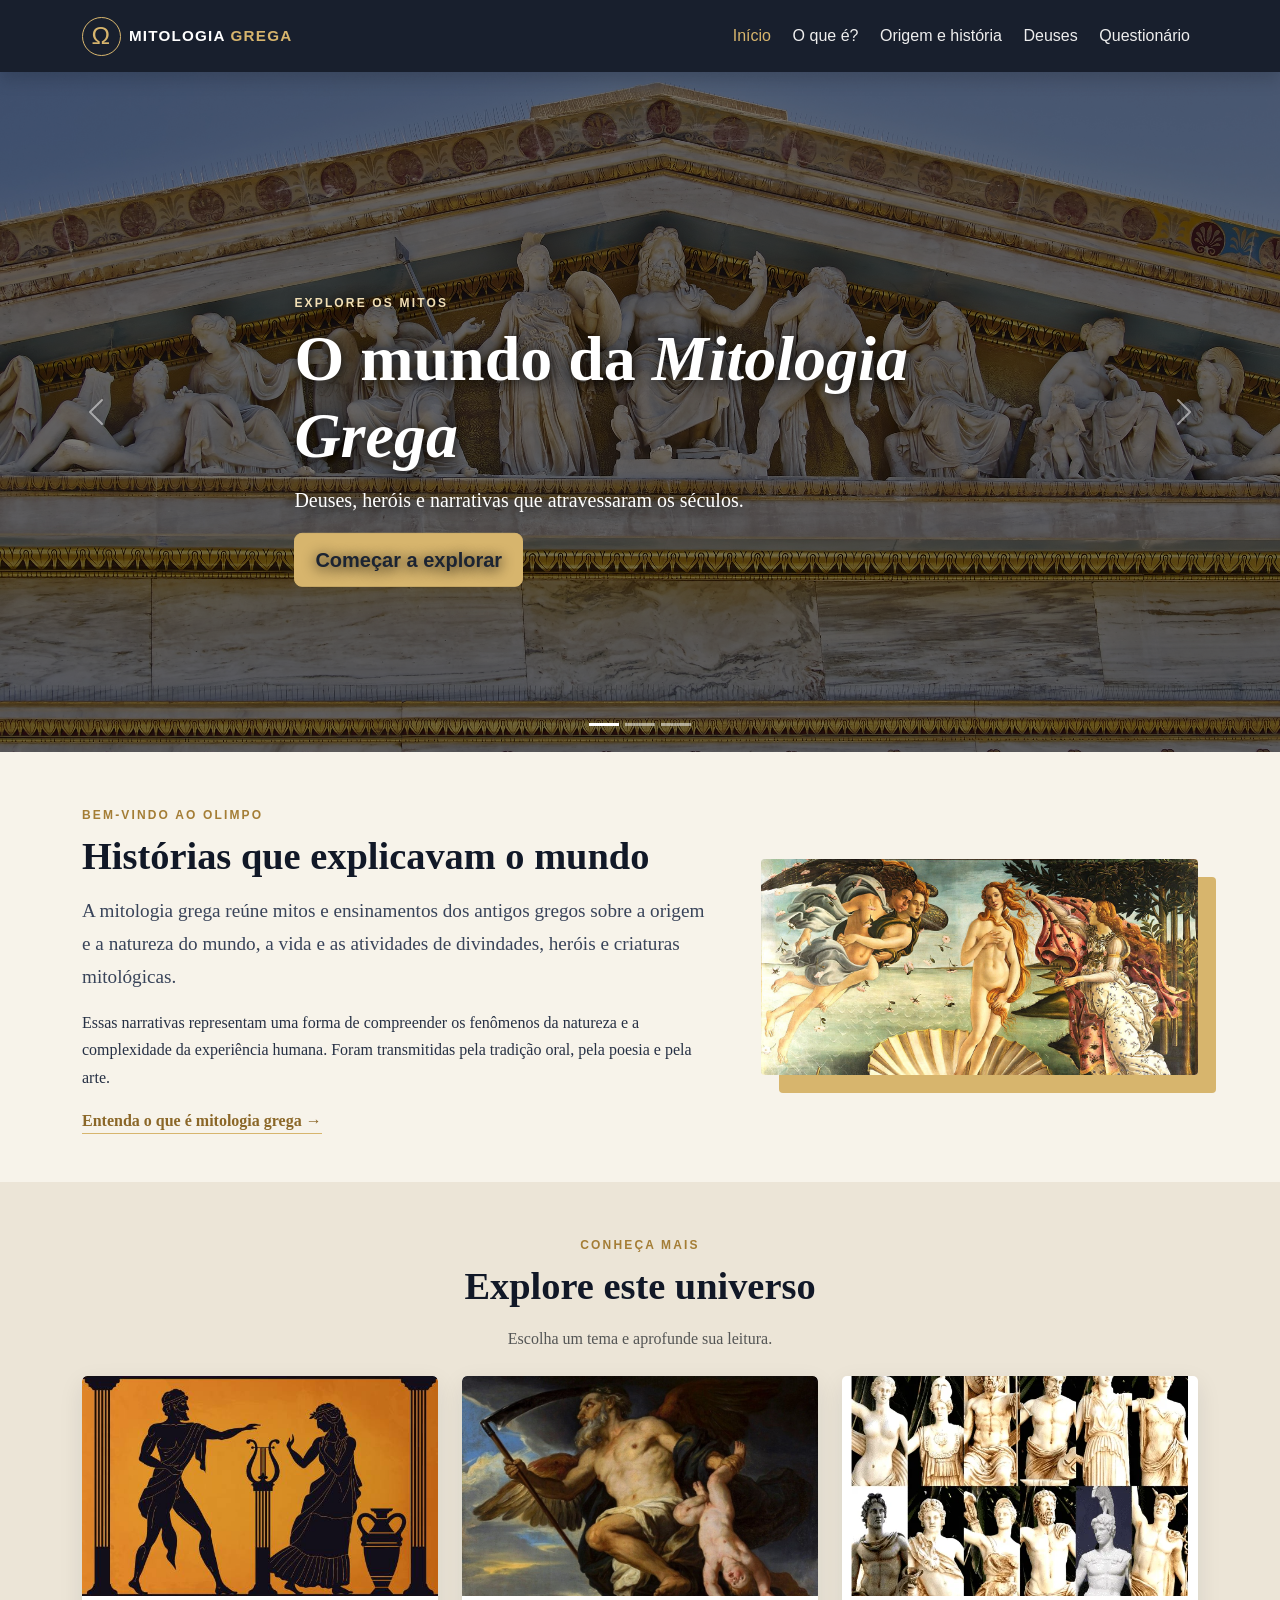
<file: index.html>
<!DOCTYPE html>
<html lang="pt-br"><head><meta charset="UTF-8"><meta name="viewport" content="width=device-width, initial-scale=1.0"><meta http-equiv="refresh" content="0; url=html/index.html"><title>Mitologia Grega</title></head><body><p><a href="html/index.html">Abrir o site Mitologia Grega</a></p></body></html>
</file>
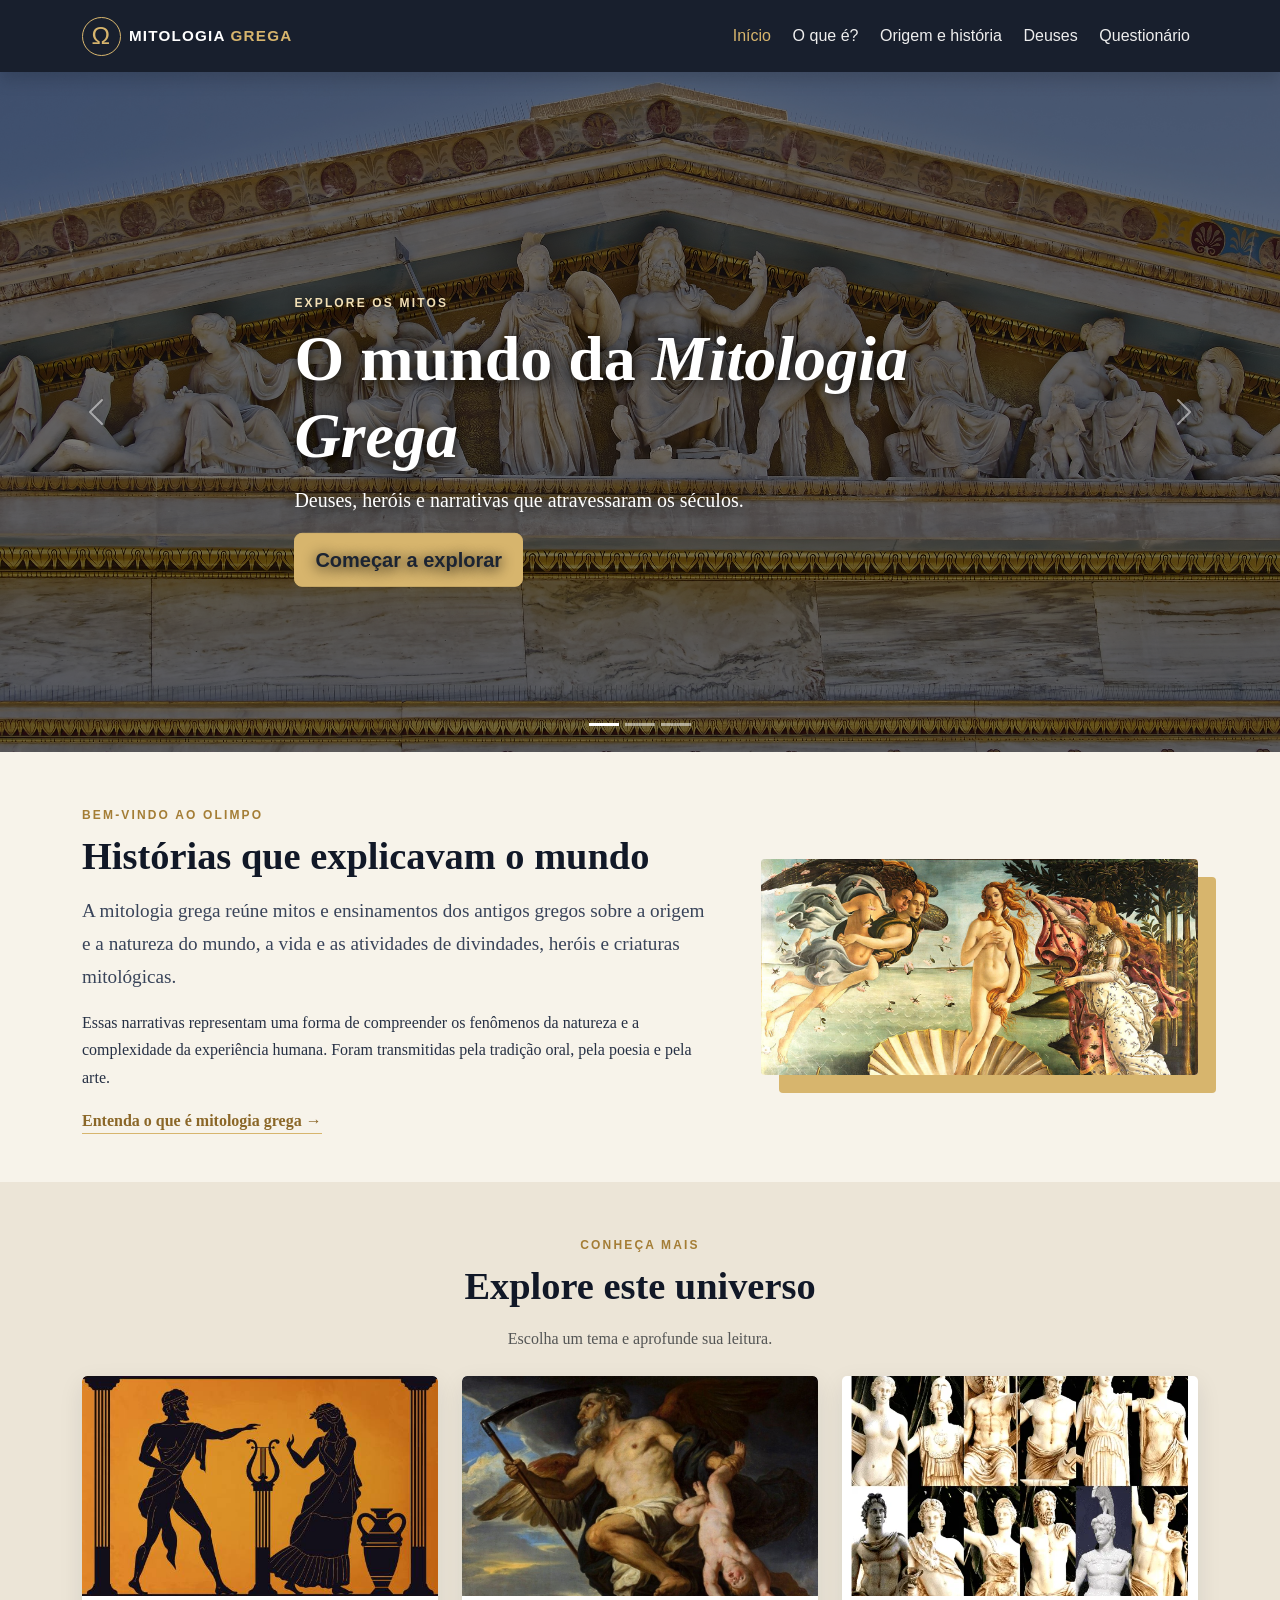
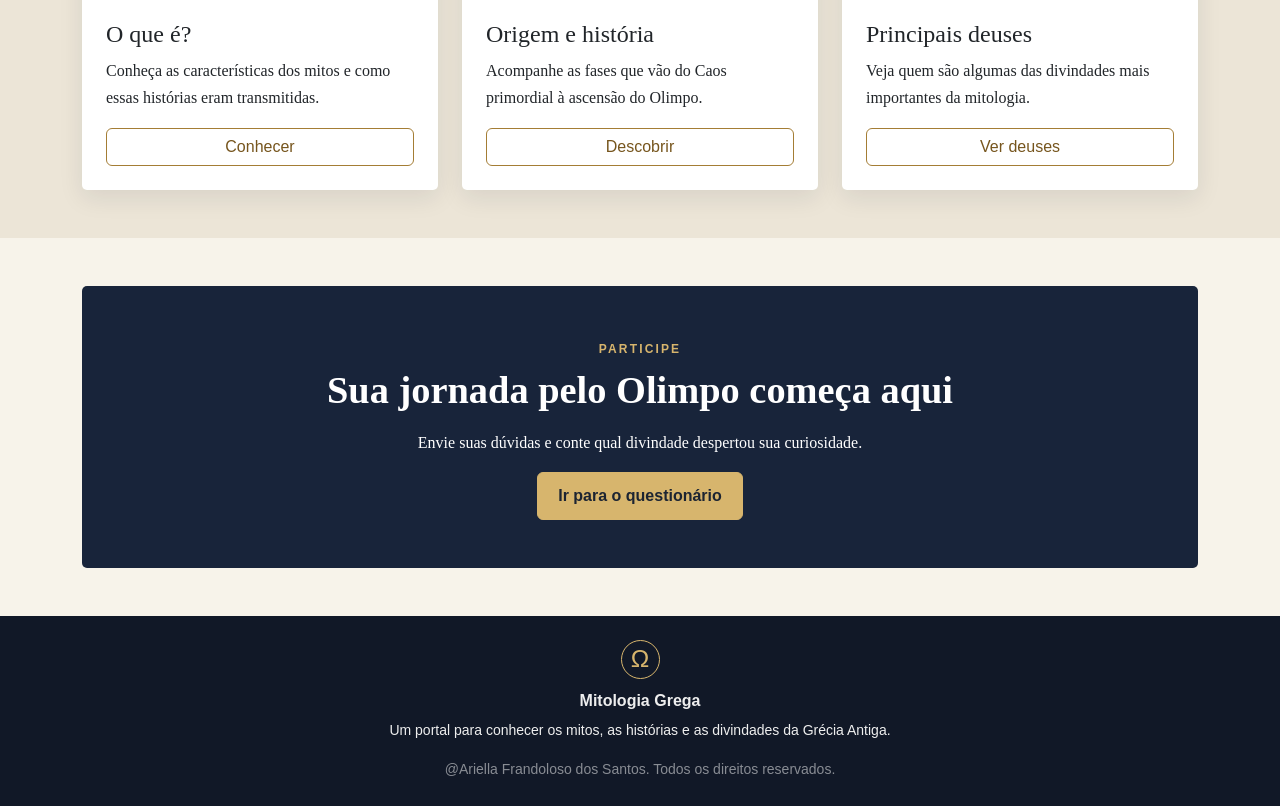
<file: html/index.html>
<!DOCTYPE html>
<html lang="pt-br">
<head>
  <meta charset="UTF-8">
  <meta name="viewport" content="width=device-width, initial-scale=1.0">
  <meta name="description" content="Conheça a mitologia grega, sua origem, seus deuses e suas narrativas.">
  <title>Início | Mitologia Grega</title>
  <link href="../css/bootstrap.min.css" rel="stylesheet">
  <!-- Estilos personalizados do projeto -->
  <link href="../css/mitologia.css" rel="stylesheet">
</head>
<body>
<!-- Menu de navegação responsivo do Bootstrap -->
<nav class="navbar navbar-expand-lg navbar-dark fixed-top nav-mitologia shadow">
  <div class="container">
    <a class="navbar-brand d-flex align-items-center gap-2" href="index.html">
      <span class="logo-marca">Ω</span><span class="fw-bold">MITOLOGIA <span class="marca-destaque">GREGA</span></span>
    </a>
    <button class="navbar-toggler" type="button" data-bs-toggle="collapse" data-bs-target="#menuPrincipal" aria-controls="menuPrincipal" aria-expanded="false" aria-label="Abrir menu"><span class="navbar-toggler-icon"></span></button>
    <div class="collapse navbar-collapse" id="menuPrincipal">
      <ul class="navbar-nav ms-auto mb-2 mb-lg-0 align-items-lg-center">
        <li class="nav-item"><a class="nav-link active" href="index.html" aria-current="page">Início</a></li>
        <li class="nav-item"><a class="nav-link" href="oquee.html">O que é?</a></li>
        <li class="nav-item"><a class="nav-link" href="origem.html">Origem e história</a></li>
        <li class="nav-item"><a class="nav-link" href="deuses.html">Deuses</a></li>
        <li class="nav-item"><a class="nav-link" href="questionario.html">Questionário</a></li>
      </ul>
    </div>
  </div>
</nav>
<main>
  <!-- Banner principal em formato de carrossel Bootstrap -->
  <section id="carouselMitologia" class="carousel slide hero" data-bs-ride="carousel">
    <div class="carousel-indicators">
      <button type="button" data-bs-target="#carouselMitologia" data-bs-slide-to="0" class="active" aria-current="true" aria-label="Primeiro slide"></button>
      <button type="button" data-bs-target="#carouselMitologia" data-bs-slide-to="1" aria-label="Segundo slide"></button>
      <button type="button" data-bs-target="#carouselMitologia" data-bs-slide-to="2" aria-label="Terceiro slide"></button>
    </div>
    <div class="carousel-inner">
      <div class="carousel-item active">
        <img src="../img/gregos.jpg" class="d-block w-100 hero-img" alt="Representação da Grécia Antiga">
        <div class="carousel-caption text-start"><span class="etiqueta">Explore os mitos</span><h1 class="display-3 fw-bold">O mundo da <em>Mitologia Grega</em></h1><p class="lead">Deuses, heróis e narrativas que atravessaram os séculos.</p><a href="oquee.html" class="btn btn-dourado btn-lg">Começar a explorar</a></div>
      </div>
      <div class="carousel-item">
        <img src="../img/Zeus pintura.jpg" class="d-block w-100 hero-img" alt="Pintura representando Zeus">
        <div class="carousel-caption"><span class="etiqueta">Poder do Olimpo</span><h2 class="display-4 fw-bold">Conheça os deuses</h2><p class="lead">Divindades com poderes e personalidades humanas.</p><a href="deuses.html" class="btn btn-dourado btn-lg">Ver divindades</a></div>
      </div>
      <div class="carousel-item">
        <img src="../img/Caos.jpg" class="d-block w-100 hero-img" alt="Representação artística do Caos primordial">
        <div class="carousel-caption text-end"><span class="etiqueta">Do princípio de tudo</span><h2 class="display-4 fw-bold">Uma origem fascinante</h2><p class="lead">Da era primordial à ascensão dos deuses do Olimpo.</p><a href="origem.html" class="btn btn-dourado btn-lg">Descobrir a história</a></div>
      </div>
    </div>
    <button class="carousel-control-prev" type="button" data-bs-target="#carouselMitologia" data-bs-slide="prev"><span class="carousel-control-prev-icon" aria-hidden="true"></span><span class="visually-hidden">Anterior</span></button>
    <button class="carousel-control-next" type="button" data-bs-target="#carouselMitologia" data-bs-slide="next"><span class="carousel-control-next-icon" aria-hidden="true"></span><span class="visually-hidden">Próximo</span></button>
  </section>

  <!-- Container centraliza o conteúdo e mantém espaçamento responsivo -->
  <section class="container secao-intro py-5 reveal">
    <div class="row align-items-center g-5">
      <div class="col-lg-7">
        <span class="subtitulo">Bem-vindo ao Olimpo</span>
        <h2 class="titulo-secao">Histórias que explicavam o mundo</h2>
        <p class="texto-destaque">A mitologia grega reúne mitos e ensinamentos dos antigos gregos sobre a origem e a natureza do mundo, a vida e as atividades de divindades, heróis e criaturas mitológicas.</p>
        <p>Essas narrativas representam uma forma de compreender os fenômenos da natureza e a complexidade da experiência humana. Foram transmitidas pela tradição oral, pela poesia e pela arte.</p>
        <a href="oquee.html" class="link-dourado">Entenda o que é mitologia grega <span aria-hidden="true">→</span></a>
      </div>
      <div class="col-lg-5"><img src="../img/mitologia-grega-1.jpg" class="img-fluid imagem-editorial" alt="Imagem relacionada à mitologia grega"></div>
    </div>
  </section>

  <!-- Cards Bootstrap organizam os principais caminhos do site -->
  <section class="secao-cards py-5">
    <div class="container">
      <div class="text-center mb-4 reveal"><span class="subtitulo">Conheça mais</span><h2 class="titulo-secao">Explore este universo</h2><p class="text-muted">Escolha um tema e aprofunde sua leitura.</p></div>
      <div class="row g-4">
        <div class="col-md-4 reveal"><article class="card card-mito h-100"><img src="../img/mitologia.jpg" class="card-img-top" alt="Imagem sobre mitologia grega"><div class="card-body d-flex flex-column"><h3 class="h4 card-title">O que é?</h3><p class="card-text">Conheça as características dos mitos e como essas histórias eram transmitidas.</p><a href="oquee.html" class="btn btn-outline-dourado mt-auto">Conhecer</a></div></article></div>
        <div class="col-md-4 reveal"><article class="card card-mito h-100"><img src="../img/Cronos.jpg" class="card-img-top" alt="Representação de Cronos"><div class="card-body d-flex flex-column"><h3 class="h4 card-title">Origem e história</h3><p class="card-text">Acompanhe as fases que vão do Caos primordial à ascensão do Olimpo.</p><a href="origem.html" class="btn btn-outline-dourado mt-auto">Descobrir</a></div></article></div>
        <div class="col-md-4 reveal"><article class="card card-mito h-100"><img src="../img/deuses-gregos.webp" class="card-img-top" alt="Representação dos deuses gregos"><div class="card-body d-flex flex-column"><h3 class="h4 card-title">Principais deuses</h3><p class="card-text">Veja quem são algumas das divindades mais importantes da mitologia.</p><a href="deuses.html" class="btn btn-outline-dourado mt-auto">Ver deuses</a></div></article></div>
      </div>
    </div>
  </section>

  <!-- Chamada para o formulário; botão abre o modal do Bootstrap -->
  <section class="container py-5 text-center reveal"><div class="convite p-4 p-md-5"><span class="subtitulo">Participe</span><h2 class="titulo-secao">Sua jornada pelo Olimpo começa aqui</h2><p>Envie suas dúvidas e conte qual divindade despertou sua curiosidade.</p><a class="btn btn-dourado" href="questionario.html">Ir para o questionário</a></div></section>
</main>
<!-- Rodapé compartilhado pelas páginas -->
<footer class="rodape mt-auto">
  <div class="container text-center py-4">
    <div class="logo-marca mx-auto mb-2">Ω</div>
    <p class="mb-1 fw-semibold">Mitologia Grega</p>
    <p class="small mb-0">Um portal para conhecer os mitos, as histórias e as divindades da Grécia Antiga.</p>
    <p class="small mt-3 mb-0 text-white-50">@Ariella Frandoloso dos Santos. Todos os direitos reservados.</p>
  </div>
</footer>
<script src="../js/bootstrap.bundle.min.js"></script>
<script src="../js/mitologia.js"></script>
</body>
</html>
</file>
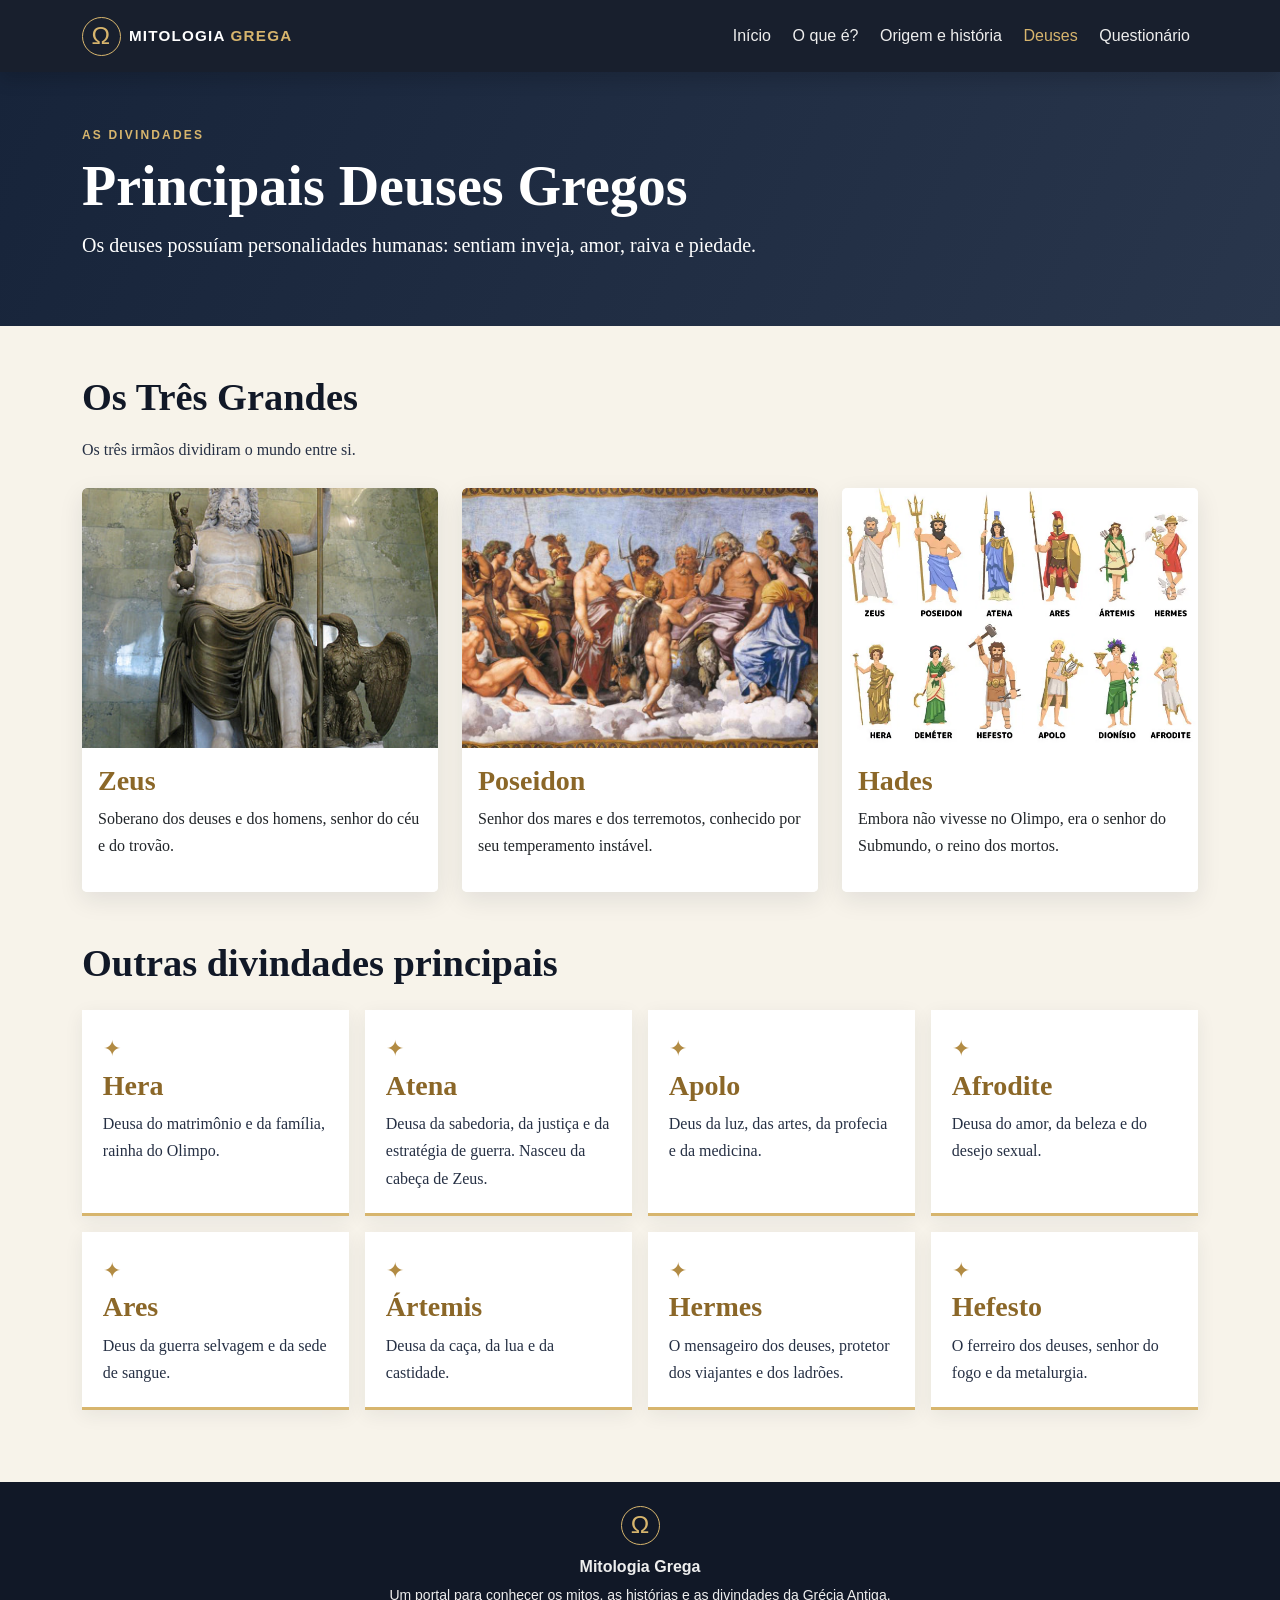
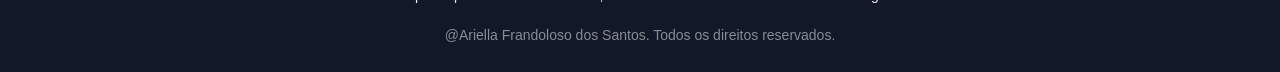
<file: html/deuses.html>
<!DOCTYPE html>
<html lang="pt-br">
<head>
  <meta charset="UTF-8">
  <meta name="viewport" content="width=device-width, initial-scale=1.0">
  <meta name="description" content="Conheça a mitologia grega, sua origem, seus deuses e suas narrativas.">
  <title>Principais Deuses | Mitologia Grega</title>
  <link href="../css/bootstrap.min.css" rel="stylesheet">
  <!-- Estilos personalizados do projeto -->
  <link href="../css/mitologia.css" rel="stylesheet">
</head>
<body>
<!-- Menu de navegação responsivo do Bootstrap -->
<nav class="navbar navbar-expand-lg navbar-dark fixed-top nav-mitologia shadow">
  <div class="container">
    <a class="navbar-brand d-flex align-items-center gap-2" href="index.html">
      <span class="logo-marca">Ω</span><span class="fw-bold">MITOLOGIA <span class="marca-destaque">GREGA</span></span>
    </a>
    <button class="navbar-toggler" type="button" data-bs-toggle="collapse" data-bs-target="#menuPrincipal" aria-controls="menuPrincipal" aria-expanded="false" aria-label="Abrir menu"><span class="navbar-toggler-icon"></span></button>
    <div class="collapse navbar-collapse" id="menuPrincipal">
      <ul class="navbar-nav ms-auto mb-2 mb-lg-0 align-items-lg-center">
        <li class="nav-item"><a class="nav-link" href="index.html">Início</a></li>
        <li class="nav-item"><a class="nav-link" href="oquee.html">O que é?</a></li>
        <li class="nav-item"><a class="nav-link" href="origem.html">Origem e história</a></li>
        <li class="nav-item"><a class="nav-link active" href="deuses.html" aria-current="page">Deuses</a></li>
        <li class="nav-item"><a class="nav-link" href="questionario.html">Questionário</a></li>
      </ul>
    </div>
  </div>
</nav>
<main class="pagina-interna"><section class="faixa-titulo"><div class="container py-5"><span class="subtitulo">As divindades</span><h1 class="display-4 fw-bold">Principais Deuses Gregos</h1><p class="lead col-lg-8">Os deuses possuíam personalidades humanas: sentiam inveja, amor, raiva e piedade.</p></div></section>
<section class="container py-5"><div class="reveal mb-4"><h2 class="titulo-secao">Os Três Grandes</h2><p>Os três irmãos dividiram o mundo entre si.</p></div><div class="row g-4">
<div class="col-md-4 reveal"><article class="card card-deus h-100"><img src="../img/Estatua de Zeus.jpg" class="card-img-top" alt="Estátua de Zeus"><div class="card-body"><h3>Zeus</h3><p>Soberano dos deuses e dos homens, senhor do céu e do trovão.</p></div></article></div>
<div class="col-md-4 reveal"><article class="card card-deus h-100"><img src="../img/Mitologia-Grega.jpg" class="card-img-top" alt="Imagem mitológica grega"><div class="card-body"><h3>Poseidon</h3><p>Senhor dos mares e dos terremotos, conhecido por seu temperamento instável.</p></div></article></div>
<div class="col-md-4 reveal"><article class="card card-deus h-100"><img src="../img/deuses.webp" class="card-img-top" alt="Representação de divindades gregas"><div class="card-body"><h3>Hades</h3><p>Embora não vivesse no Olimpo, era o senhor do Submundo, o reino dos mortos.</p></div></article></div>
</div><h2 class="titulo-secao mt-5 mb-4 reveal">Outras divindades principais</h2><div class="row g-3">
<div class="col-sm-6 col-lg-3 reveal"><div class="bloco-deus h-100"><span class="simbolo-deus">✦</span><h3>Hera</h3><p>Deusa do matrimônio e da família, rainha do Olimpo.</p></div></div>
<div class="col-sm-6 col-lg-3 reveal"><div class="bloco-deus h-100"><span class="simbolo-deus">✦</span><h3>Atena</h3><p>Deusa da sabedoria, da justiça e da estratégia de guerra. Nasceu da cabeça de Zeus.</p></div></div>
<div class="col-sm-6 col-lg-3 reveal"><div class="bloco-deus h-100"><span class="simbolo-deus">✦</span><h3>Apolo</h3><p>Deus da luz, das artes, da profecia e da medicina.</p></div></div>
<div class="col-sm-6 col-lg-3 reveal"><div class="bloco-deus h-100"><span class="simbolo-deus">✦</span><h3>Afrodite</h3><p>Deusa do amor, da beleza e do desejo sexual.</p></div></div>
<div class="col-sm-6 col-lg-3 reveal"><div class="bloco-deus h-100"><span class="simbolo-deus">✦</span><h3>Ares</h3><p>Deus da guerra selvagem e da sede de sangue.</p></div></div>
<div class="col-sm-6 col-lg-3 reveal"><div class="bloco-deus h-100"><span class="simbolo-deus">✦</span><h3>Ártemis</h3><p>Deusa da caça, da lua e da castidade.</p></div></div>
<div class="col-sm-6 col-lg-3 reveal"><div class="bloco-deus h-100"><span class="simbolo-deus">✦</span><h3>Hermes</h3><p>O mensageiro dos deuses, protetor dos viajantes e dos ladrões.</p></div></div>
<div class="col-sm-6 col-lg-3 reveal"><div class="bloco-deus h-100"><span class="simbolo-deus">✦</span><h3>Hefesto</h3><p>O ferreiro dos deuses, senhor do fogo e da metalurgia.</p></div></div>
</div><p class="small text-muted mt-4"></p></section></main>
<!-- Rodapé compartilhado pelas páginas -->
<footer class="rodape mt-auto">
  <div class="container text-center py-4">
    <div class="logo-marca mx-auto mb-2">Ω</div>
    <p class="mb-1 fw-semibold">Mitologia Grega</p>
    <p class="small mb-0">Um portal para conhecer os mitos, as histórias e as divindades da Grécia Antiga.</p>
    <p class="small mt-3 mb-0 text-white-50">@Ariella Frandoloso dos Santos. Todos os direitos reservados.</p>
  </div>
</footer>
<script src="../js/bootstrap.bundle.min.js"></script>
<script src="../js/mitologia.js"></script>
</body>
</html>
</file>
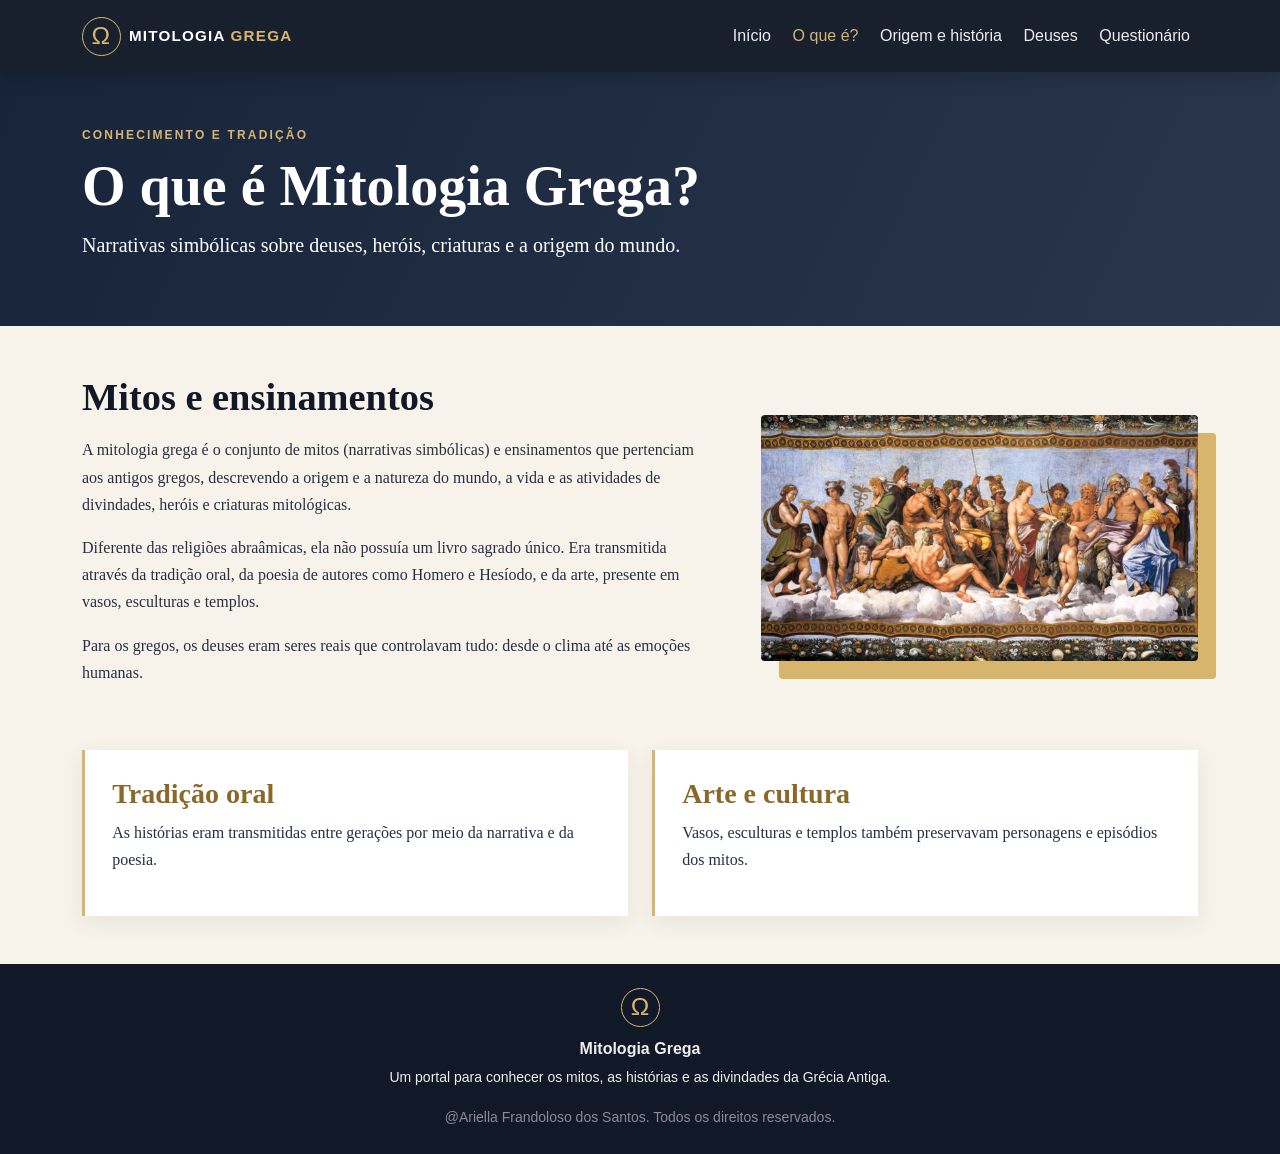
<file: html/oquee.html>
<!DOCTYPE html>
<html lang="pt-br">
<head>
  <meta charset="UTF-8">
  <meta name="viewport" content="width=device-width, initial-scale=1.0">
  <meta name="description" content="Conheça a mitologia grega, sua origem, seus deuses e suas narrativas.">
  <title>O que é? | Mitologia Grega</title>
  <link href="../css/bootstrap.min.css" rel="stylesheet">
  <!-- Estilos personalizados do projeto -->
  <link href="../css/mitologia.css" rel="stylesheet">
</head>
<body>
<!-- Menu de navegação responsivo do Bootstrap -->
<nav class="navbar navbar-expand-lg navbar-dark fixed-top nav-mitologia shadow">
  <div class="container">
    <a class="navbar-brand d-flex align-items-center gap-2" href="index.html">
      <span class="logo-marca">Ω</span><span class="fw-bold">MITOLOGIA <span class="marca-destaque">GREGA</span></span>
    </a>
    <button class="navbar-toggler" type="button" data-bs-toggle="collapse" data-bs-target="#menuPrincipal" aria-controls="menuPrincipal" aria-expanded="false" aria-label="Abrir menu"><span class="navbar-toggler-icon"></span></button>
    <div class="collapse navbar-collapse" id="menuPrincipal">
      <ul class="navbar-nav ms-auto mb-2 mb-lg-0 align-items-lg-center">
        <li class="nav-item"><a class="nav-link" href="index.html">Início</a></li>
        <li class="nav-item"><a class="nav-link active" href="oquee.html" aria-current="page">O que é?</a></li>
        <li class="nav-item"><a class="nav-link" href="origem.html">Origem e história</a></li>
        <li class="nav-item"><a class="nav-link" href="deuses.html">Deuses</a></li>
        <li class="nav-item"><a class="nav-link" href="questionario.html">Questionário</a></li>
      </ul>
    </div>
  </div>
</nav>
<main class="pagina-interna">
  <section class="faixa-titulo"><div class="container py-5"><span class="subtitulo">Conhecimento e tradição</span><h1 class="display-4 fw-bold">O que é Mitologia Grega?</h1><p class="lead col-lg-8">Narrativas simbólicas sobre deuses, heróis, criaturas e a origem do mundo.</p></div></section>
  <section class="container py-5"><div class="row g-5 align-items-center reveal"><div class="col-lg-7"><h2 class="titulo-secao">Mitos e ensinamentos</h2><p>A mitologia grega é o conjunto de mitos (narrativas simbólicas) e ensinamentos que pertenciam aos antigos gregos, descrevendo a origem e a natureza do mundo, a vida e as atividades de divindades, heróis e criaturas mitológicas.</p><p>Diferente das religiões abraâmicas, ela não possuía um livro sagrado único. Era transmitida através da tradição oral, da poesia de autores como Homero e Hesíodo, e da arte, presente em vasos, esculturas e templos.</p><p>Para os gregos, os deuses eram seres reais que controlavam tudo: desde o clima até as emoções humanas.</p></div><div class="col-lg-5"><img src="../img/gregos imagem.jpeg" class="img-fluid imagem-editorial" alt="Imagem relacionada aos antigos gregos"></div></div>
  <div class="row g-4 mt-4"><div class="col-md-6 reveal"><div class="bloco-info h-100"><h3>Tradição oral</h3><p>As histórias eram transmitidas entre gerações por meio da narrativa e da poesia.</p></div></div><div class="col-md-6 reveal"><div class="bloco-info h-100"><h3>Arte e cultura</h3><p>Vasos, esculturas e templos também preservavam personagens e episódios dos mitos.</p></div></div></div></section>
</main>
<!-- Rodapé compartilhado pelas páginas -->
<footer class="rodape mt-auto">
  <div class="container text-center py-4">
    <div class="logo-marca mx-auto mb-2">Ω</div>
    <p class="mb-1 fw-semibold">Mitologia Grega</p>
    <p class="small mb-0">Um portal para conhecer os mitos, as histórias e as divindades da Grécia Antiga.</p>
    <p class="small mt-3 mb-0 text-white-50">@Ariella Frandoloso dos Santos. Todos os direitos reservados.</p>
  </div>
</footer>
<script src="../js/bootstrap.bundle.min.js"></script>
<script src="../js/mitologia.js"></script>
</body>
</html>
</file>
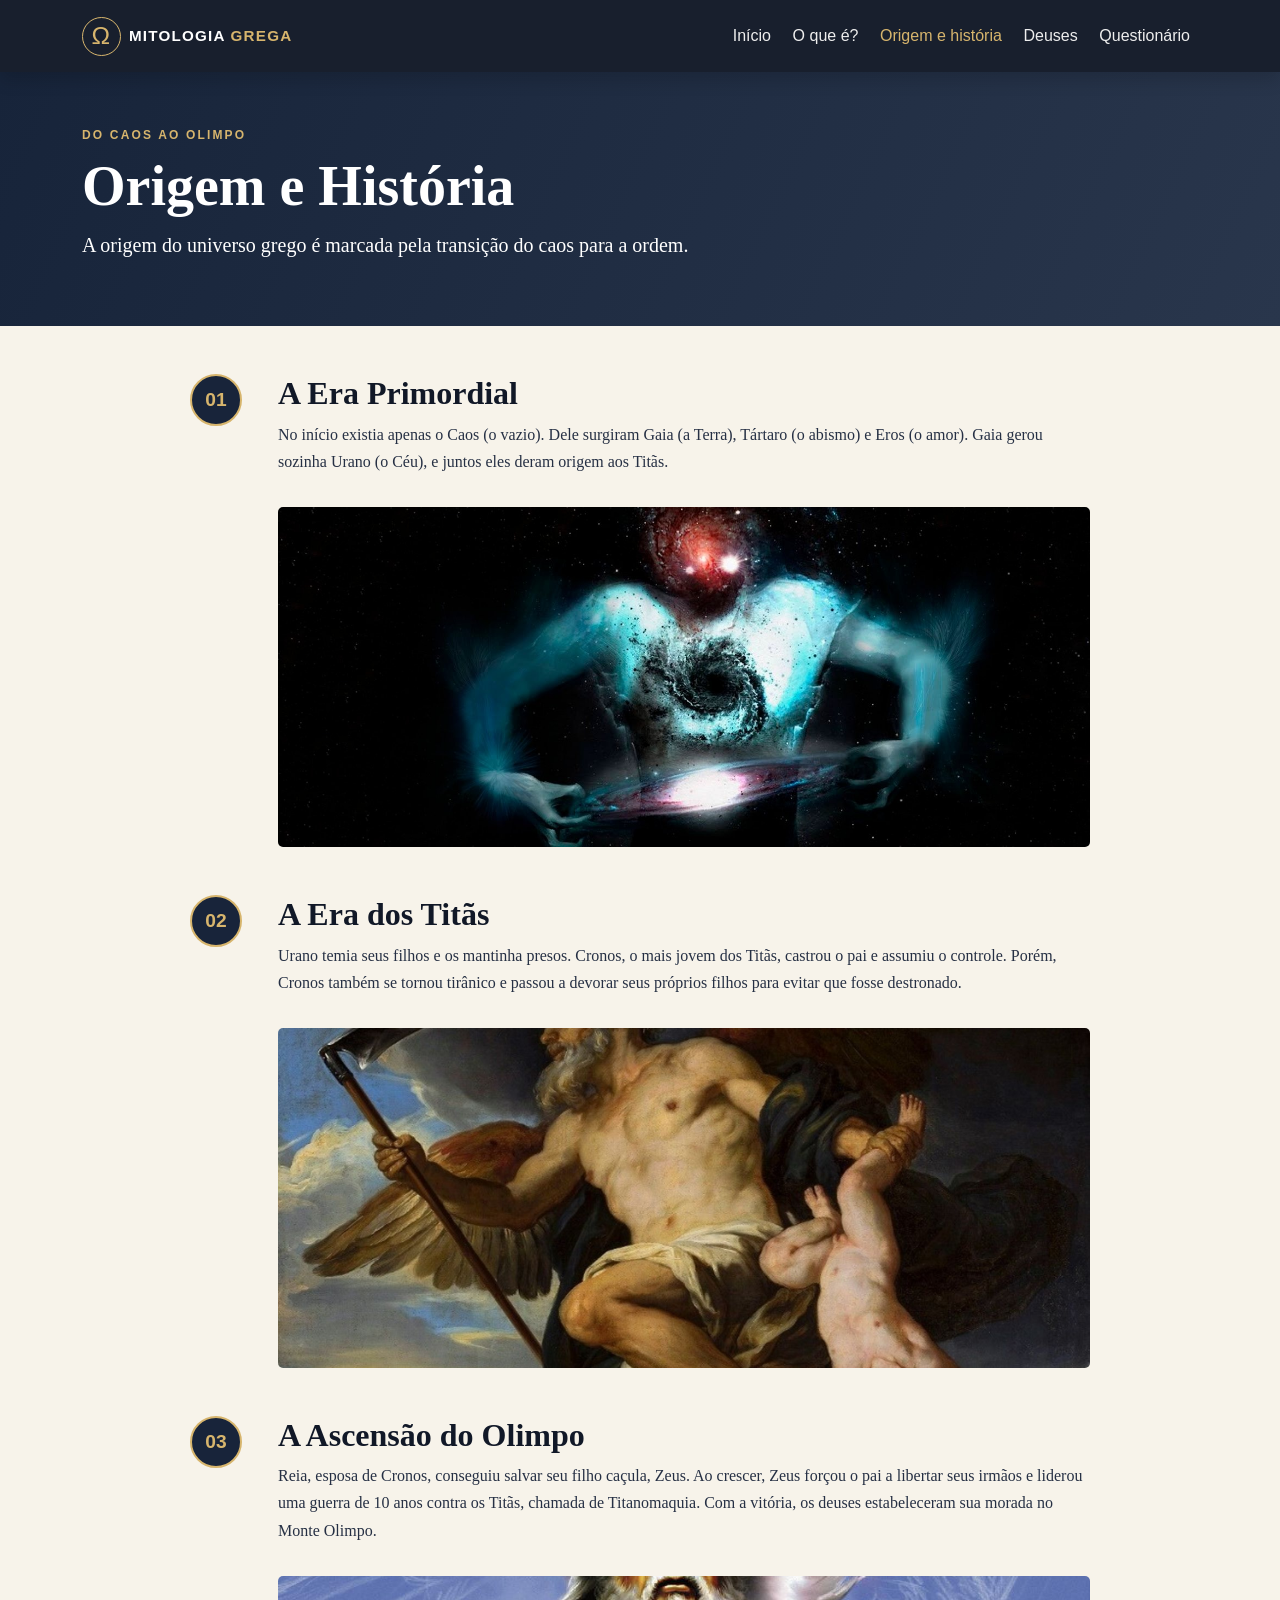
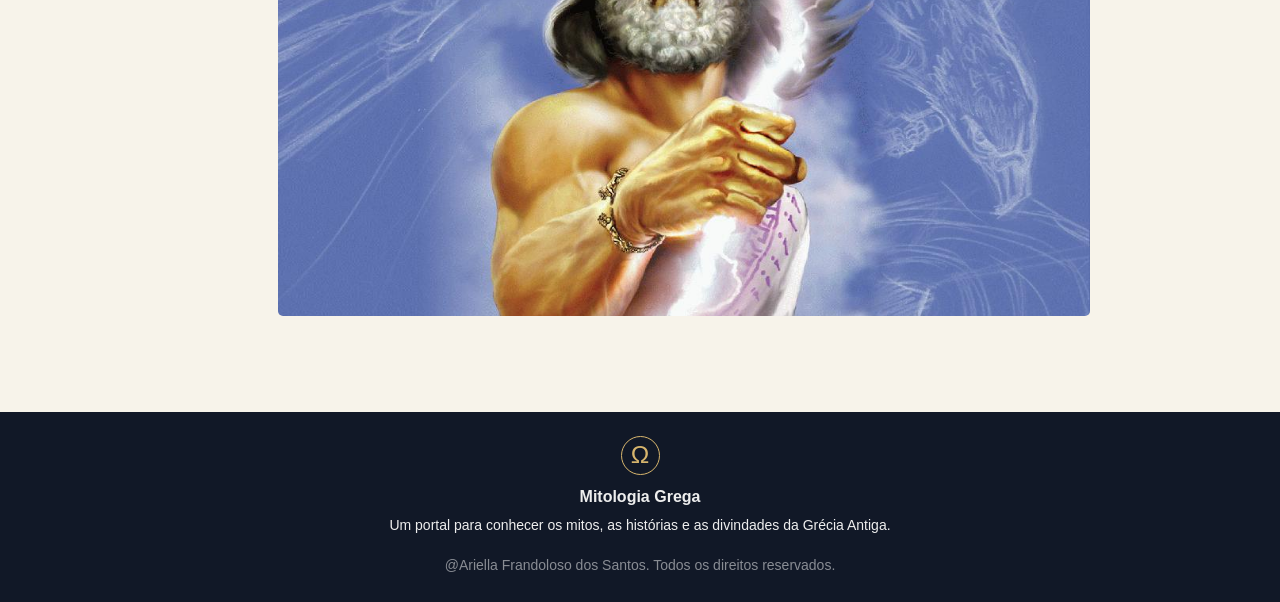
<file: html/origem.html>
<!DOCTYPE html>
<html lang="pt-br">
<head>
  <meta charset="UTF-8">
  <meta name="viewport" content="width=device-width, initial-scale=1.0">
  <meta name="description" content="Conheça a mitologia grega, sua origem, seus deuses e suas narrativas.">
  <title>Origem e História | Mitologia Grega</title>
  <link href="../css/bootstrap.min.css" rel="stylesheet">
  <!-- Estilos personalizados do projeto -->
  <link href="../css/mitologia.css" rel="stylesheet">
</head>
<body>
<!-- Menu de navegação responsivo do Bootstrap -->
<nav class="navbar navbar-expand-lg navbar-dark fixed-top nav-mitologia shadow">
  <div class="container">
    <a class="navbar-brand d-flex align-items-center gap-2" href="index.html">
      <span class="logo-marca">Ω</span><span class="fw-bold">MITOLOGIA <span class="marca-destaque">GREGA</span></span>
    </a>
    <button class="navbar-toggler" type="button" data-bs-toggle="collapse" data-bs-target="#menuPrincipal" aria-controls="menuPrincipal" aria-expanded="false" aria-label="Abrir menu"><span class="navbar-toggler-icon"></span></button>
    <div class="collapse navbar-collapse" id="menuPrincipal">
      <ul class="navbar-nav ms-auto mb-2 mb-lg-0 align-items-lg-center">
        <li class="nav-item"><a class="nav-link" href="index.html">Início</a></li>
        <li class="nav-item"><a class="nav-link" href="oquee.html">O que é?</a></li>
        <li class="nav-item"><a class="nav-link active" href="origem.html" aria-current="page">Origem e história</a></li>
        <li class="nav-item"><a class="nav-link" href="deuses.html">Deuses</a></li>
        <li class="nav-item"><a class="nav-link" href="questionario.html">Questionário</a></li>
      </ul>
    </div>
  </div>
</nav>
<main class="pagina-interna"><section class="faixa-titulo"><div class="container py-5"><span class="subtitulo">Do Caos ao Olimpo</span><h1 class="display-4 fw-bold">Origem e História</h1><p class="lead">A origem do universo grego é marcada pela transição do caos para a ordem.</p></div></section>
<section class="container py-5"><div class="timeline">
  <article class="linha-tempo reveal"><div class="numero-tempo">01</div><div><h2>A Era Primordial</h2><p>No início existia apenas o Caos (o vazio). Dele surgiram Gaia (a Terra), Tártaro (o abismo) e Eros (o amor). Gaia gerou sozinha Urano (o Céu), e juntos eles deram origem aos Titãs.</p><img src="../img/Caos.jpg" class="img-fluid imagem-tempo" alt="Representação do Caos primordial"></div></article>
  <article class="linha-tempo reveal"><div class="numero-tempo">02</div><div><h2>A Era dos Titãs</h2><p>Urano temia seus filhos e os mantinha presos. Cronos, o mais jovem dos Titãs, castrou o pai e assumiu o controle. Porém, Cronos também se tornou tirânico e passou a devorar seus próprios filhos para evitar que fosse destronado.</p><img src="../img/Cronos.jpg" class="img-fluid imagem-tempo" alt="Representação de Cronos"></div></article>
  <article class="linha-tempo reveal"><div class="numero-tempo">03</div><div><h2>A Ascensão do Olimpo</h2><p>Reia, esposa de Cronos, conseguiu salvar seu filho caçula, Zeus. Ao crescer, Zeus forçou o pai a libertar seus irmãos e liderou uma guerra de 10 anos contra os Titãs, chamada de Titanomaquia. Com a vitória, os deuses estabeleceram sua morada no Monte Olimpo.</p><img src="../img/Zeus pintura.jpg" class="img-fluid imagem-tempo" alt="Pintura representando Zeus"></div></article>
</div></section></main>
<!-- Rodapé compartilhado pelas páginas -->
<footer class="rodape mt-auto">
  <div class="container text-center py-4">
    <div class="logo-marca mx-auto mb-2">Ω</div>
    <p class="mb-1 fw-semibold">Mitologia Grega</p>
    <p class="small mb-0">Um portal para conhecer os mitos, as histórias e as divindades da Grécia Antiga.</p>
    <p class="small mt-3 mb-0 text-white-50">@Ariella Frandoloso dos Santos. Todos os direitos reservados.</p>
  </div>
</footer>
<script src="../js/bootstrap.bundle.min.js"></script>
<script src="../js/mitologia.js"></script>
</body>
</html>
</file>
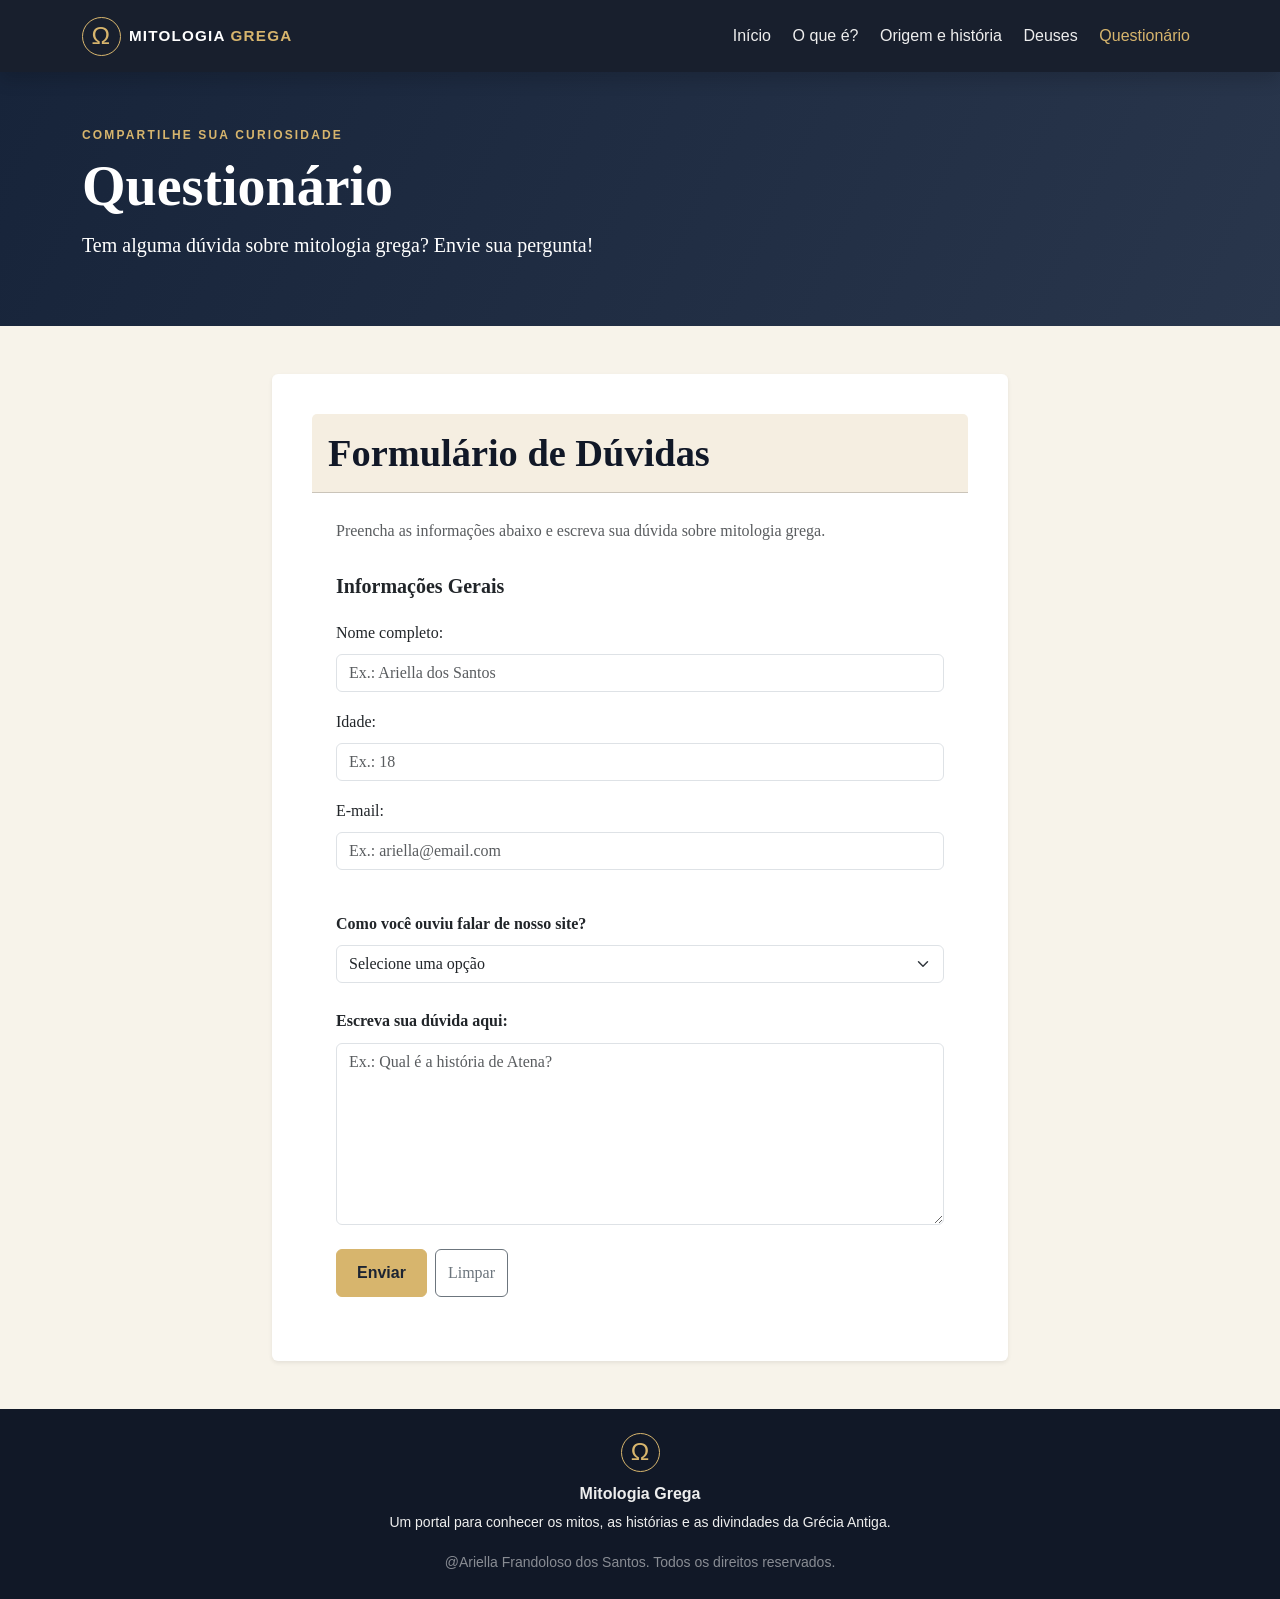
<file: html/questionario.html>
<!DOCTYPE html>
<html lang="pt-BR">
<head>
  <meta charset="UTF-8">
  <meta name="viewport" content="width=device-width, initial-scale=1">
  <meta name="description" content="Envie suas dúvidas sobre mitologia grega.">
  <title>Questionário | Mitologia Grega</title>
  <link href="../css/bootstrap.min.css" rel="stylesheet">
  <link href="../css/mitologia.css" rel="stylesheet">
</head>
<body>
<!-- Menu de navegação: os links continuam abrindo as páginas separadas do projeto -->
<nav class="navbar navbar-expand-lg navbar-dark fixed-top nav-mitologia shadow">
  <div class="container">
    <a class="navbar-brand d-flex align-items-center gap-2" href="index.html">
      <span class="logo-marca">Ω</span><span class="fw-bold">MITOLOGIA <span class="marca-destaque">GREGA</span></span>
    </a>
    <button class="navbar-toggler" type="button" data-bs-toggle="collapse" data-bs-target="#menuPrincipal" aria-controls="menuPrincipal" aria-expanded="false" aria-label="Abrir menu">
      <span class="navbar-toggler-icon"></span>
    </button>
    <div class="collapse navbar-collapse" id="menuPrincipal">
      <ul class="navbar-nav ms-auto mb-2 mb-lg-0 align-items-lg-center">
        <li class="nav-item"><a class="nav-link" href="index.html">Início</a></li>
        <li class="nav-item"><a class="nav-link" href="oquee.html">O que é?</a></li>
        <li class="nav-item"><a class="nav-link" href="origem.html">Origem e história</a></li>
        <li class="nav-item"><a class="nav-link" href="deuses.html">Deuses</a></li>
        <li class="nav-item"><a class="nav-link active" href="questionario.html" aria-current="page">Questionário</a></li>
      </ul>
    </div>
  </div>
</nav>

<main class="pagina-interna">
  <!-- Título da página -->
  <section class="faixa-titulo">
    <div class="container py-5">
      <span class="subtitulo">Compartilhe sua curiosidade</span>
      <h1 class="display-4 fw-bold">Questionário</h1>
      <p class="lead col-lg-8">Tem alguma dúvida sobre mitologia grega? Envie sua pergunta!</p>
    </div>
  </section>

  <section class="container py-5">
    <div class="row justify-content-center">
      <div class="col-12 col-lg-9 col-xl-8">
        <div class="card shadow-sm border-0 formulario-caixa">
          <div class="card-header p-3" style="background-color: rgba(198, 161, 91, .18);">
            <h2 class="h4 mb-0 titulo-secao">Formulário de Dúvidas</h2>
          </div>
          <div class="card-body p-4">
            <p class="text-body-secondary mb-4">Preencha as informações abaixo e escreva sua dúvida sobre mitologia grega.</p>

            <!-- novalidate permite que o JavaScript controle quando as mensagens de validação aparecem -->
            <form id="formDuvidas" action="#" method="post" novalidate>
              <!-- Informações gerais -->
              <fieldset class="mb-4">
                <legend class="fs-5 fw-semibold mb-3">Informações Gerais</legend>
                <div class="mb-3">
                  <label for="nome" class="form-label">Nome completo:</label>
                  <input type="text" class="form-control" id="nome" name="nome" placeholder="Ex.: Ariella dos Santos" required>
                  <div class="invalid-feedback">Informe pelo menos duas palavras no nome.</div>
                </div>
                <div class="mb-3">
                  <label for="idade" class="form-label">Idade:</label>
                  <input type="text" class="form-control" id="idade" name="idade" placeholder="Ex.: 18" inputmode="numeric" maxlength="3" required>
                  <div class="invalid-feedback">Informe apenas números inteiros entre 4 e 95 anos.</div>
                </div>
                <div class="mb-3">
                  <label for="email" class="form-label">E-mail:</label>
                  <input type="email" class="form-control" id="email" name="email" placeholder="Ex.: ariella@email.com" required>
                  <div class="invalid-feedback">Insira um e-mail válido, como maria@email.com.</div>
                </div>
              </fieldset>

              <!-- Pergunta sobre como a pessoa conheceu o site -->
              <div class="mb-4">
                <label for="plataformas" class="form-label fw-semibold">Como você ouviu falar de nosso site?</label>
                <select name="plataformas" id="plataformas" class="form-select" required>
                  <option value="" selected disabled>Selecione uma opção</option>
                  <option value="amigo">Ouviu de um amigo ou conhecido</option>
                  <option value="redes">Instagram/Facebook</option>
                  <option value="yt">YouTube</option>
                  <option value="google">Google</option>
                  <option value="outro">Outra forma</option>
                </select>
                <div class="invalid-feedback">Selecione uma opção.</div>
              </div>

              <!-- Campo de dúvida -->
              <div class="mb-4">
                <label for="duvida" class="form-label fw-semibold">Escreva sua dúvida aqui:</label>
                <textarea class="form-control" id="duvida" name="duvida" rows="7" placeholder="Ex.: Qual é a história de Atena?" required minlength="10"></textarea>
                <div class="invalid-feedback">A dúvida deve conter pelo menos 10 caracteres.</div>
              </div>

              <!-- Botões para enviar ou limpar os campos -->
              <div class="d-flex flex-wrap gap-2">
                <button type="submit" class="btn btn-dourado">Enviar</button>
                <button type="reset" class="btn btn-outline-secondary">Limpar</button>
              </div>
            </form>
          </div>
        </div>
      </div>
    </div>
  </section>

  <!-- Modal Bootstrap: aparece somente quando todos os campos obrigatórios estão válidos -->
  <div class="modal fade" id="modalSucesso" tabindex="-1" aria-labelledby="tituloModal" aria-hidden="true">
    <div class="modal-dialog modal-dialog-centered">
      <div class="modal-content modal-mito">
        <div class="modal-header border-0">
          <h2 class="modal-title h4" id="tituloModal">Dúvida enviada com sucesso!</h2>
          <button type="button" class="btn-close" data-bs-dismiss="modal" aria-label="Fechar"></button>
        </div>
        <div class="modal-body">Obrigado por participar! Suas informações foram validadas com sucesso.</div>
        <div class="modal-footer border-0">
          <button type="button" class="btn btn-dourado" data-bs-dismiss="modal">Concluir</button>
        </div>
      </div>
    </div>
  </div>
</main>

<footer class="rodape mt-auto">
  <div class="container text-center py-4">
    <div class="logo-marca mx-auto mb-2">Ω</div>
    <p class="mb-1 fw-semibold">Mitologia Grega</p>
    <p class="small mb-0">Um portal para conhecer os mitos, as histórias e as divindades da Grécia Antiga.</p>
    <p class="small mt-3 mb-0 text-white-50">@Ariella Frandoloso dos Santos. Todos os direitos reservados.</p>
  </div>
</footer>

<script src="../js/bootstrap.bundle.min.js"></script>
<!-- Validação do formulário -->
<script src="../js/mitologia.js"></script>
</body>
</html>
</file>
<file: css/mitologia.css>
/* ESTILO PERSONALIZADO: Cores, tipografia, imagens e efeitos visuais do tema. */
:root {
   --azul-noite: #111827;
   --azul-profundo: #18243a;
   --dourado: #d7b56d;
   --dourado-claro: #f1dfb5;
   --creme: #f7f3ea;
   --texto: #263044
}

* {
   box-sizing: border-box
}

html {
   scroll-behavior: smooth
}

body {
   padding-top: 72px;
   background: var(--creme);
   color: var(--texto);
   font-family: Georgia, 'Times New Roman', serif;
   line-height: 1.7
}

.nav-mitologia {
   background: rgba(17, 24, 39, .97);
   min-height: 72px
}

.navbar-brand {
   font-family: Arial, sans-serif;
   letter-spacing: .08em;
   font-size: .95rem
}

.logo-marca {
   display: grid;
   place-items: center;
   width: 39px;
   height: 39px;
   border: 1px solid var(--dourado);
   border-radius: 50%;
   color: var(--dourado);
   font-size: 1.55rem;
   line-height: 1
}

.marca-destaque {
   color: var(--dourado)
}

.navbar .nav-link {
   font-family: Arial, sans-serif;
   color: #eee !important;
   margin-left: .35rem;
   transition: color .25s
}

.navbar .nav-link:hover,
.navbar .nav-link.active {
   color: var(--dourado) !important
}

.hero {
   background: #0e1726
}

.hero-img {
   height: min(76vh, 680px);
   min-height: 420px;
   object-fit: cover;
   filter: brightness(.48)
}

.carousel-caption {
   top: 50%;
   bottom: auto;
   transform: translateY(-43%);
   padding: 2rem 8%;
   text-shadow: 0 2px 14px #000
}

.carousel-caption h1,
.carousel-caption h2 {
   max-width: 850px
}

.etiqueta,
.subtitulo {
   display: inline-block;
   color: #a47d35;
   text-transform: uppercase;
   letter-spacing: .18em;
   font: 700 .75rem Arial, sans-serif;
   margin-bottom: .7rem
}

.etiqueta {
   color: var(--dourado-claro)
}

.btn-dourado {
   background: var(--dourado);
   border-color: var(--dourado);
   color: #1c2432;
   font-family: Arial, sans-serif;
   font-weight: 700;
   padding: .7rem 1.25rem;
   transition: all .25s
}

.btn-dourado:hover {
   background: var(--dourado-claro);
   border-color: var(--dourado-claro);
   color: #111;
   transform: translateY(-2px)
}

.titulo-secao {
   font-weight: 700;
   color: var(--azul-noite);
   font-size: clamp(1.8rem, 3vw, 2.6rem);
   line-height: 1.2;
   margin-bottom: 1rem
}

.texto-destaque {
   font-size: 1.2rem;
   color: #39445a
}

.imagem-editorial {
   width: 100%;
   max-height: 430px;
   object-fit: cover;
   border-radius: 4px;
   box-shadow: 18px 18px 0 var(--dourado)
}

.link-dourado {
   color: #8b6728;
   font-weight: bold;
   text-decoration: none;
   border-bottom: 1px solid var(--dourado);
   padding-bottom: 4px
}

.link-dourado:hover {
   color: #49350f
}

.secao-cards {
   background: #ece5d7
}

.card-mito,
.card-deus {
   border: 0;
   border-radius: 5px;
   overflow: hidden;
   box-shadow: 0 8px 25px #18243a18;
   transition: transform .3s, box-shadow .3s
}

.card-mito:hover,
.card-deus:hover {
   transform: translateY(-8px);
   box-shadow: 0 14px 30px #18243a30
}

.card-mito img {
   height: 220px;
   object-fit: cover
}

.card-mito .card-body {
   padding: 1.5rem
}

.btn-outline-dourado {
   border: 1px solid #a47d35;
   color: #76551d;
   font-family: Arial, sans-serif
}

.btn-outline-dourado:hover {
   background: var(--dourado);
   border-color: var(--dourado);
   color: #111
}

.convite {
   background: var(--azul-profundo);
   color: white;
   border-radius: 5px
}

.convite .titulo-secao {
   color: white
}

.convite .subtitulo {
   color: var(--dourado)
}

.rodape {
   background: var(--azul-noite);
   color: #eee;
   font-family: Arial, sans-serif
}

.rodape .logo-marca {
   margin: auto
}

.faixa-titulo {
   background: linear-gradient(115deg, #17243a, #29364c);
   color: white
}

.faixa-titulo h1 {
   font-family: Georgia, serif
}

.faixa-titulo .subtitulo {
   color: var(--dourado)
}

.pagina-interna {
   min-height: 70vh
}

.bloco-info {
   padding: 1.7rem;
   background: white;
   border-left: 3px solid var(--dourado);
   box-shadow: 0 6px 22px #18243a12
}

.bloco-info h3,
.bloco-deus h3 {
   color: #8b6728;
   font-weight: bold
}

.timeline {
   max-width: 900px;
   margin: auto
}

.linha-tempo {
   display: grid;
   grid-template-columns: 64px 1fr;
   gap: 1.5rem;
   padding: 0 0 3rem;
   position: relative
}

.numero-tempo {
   width: 52px;
   height: 52px;
   border-radius: 50%;
   background: var(--azul-profundo);
   color: var(--dourado);
   display: grid;
   place-items: center;
   font: bold 1.2rem Arial, sans-serif;
   border: 2px solid var(--dourado)
}

.linha-tempo h2 {
   font-weight: bold;
   color: var(--azul-noite)
}

.imagem-tempo {
   width: 100%;
   max-height: 340px;
   object-fit: cover;
   border-radius: 5px;
   margin-top: 1rem
}

.card-deus img {
   height: 260px;
   object-fit: cover
}

.card-deus .card-body {
   background: white
}

.card-deus h3 {
   font-weight: bold;
   color: #8b6728
}

.bloco-deus {
   background: white;
   padding: 1.3rem;
   border-bottom: 3px solid var(--dourado);
   box-shadow: 0 5px 18px #18243a12
}

.simbolo-deus {
   color: #b28b43;
   font-size: 1.4rem
}

.bloco-deus p {
   margin-bottom: 0
}

.formulario-caixa {
   background: white;
   padding: clamp(1.3rem, 4vw, 2.5rem);
   border-radius: 6px;
   box-shadow: 0 8px 30px #18243a18
}

.form-control:focus,
.form-select:focus {
   border-color: var(--dourado);
   box-shadow: 0 0 0 .2rem #d7b56d35
}

.modal-mito {
   border: 1px solid var(--dourado);
   border-radius: 8px
}

/* Transições nos blocos de texto e conteúdo */
.reveal {
   transition: transform .4s ease, box-shadow .4s ease
}

.reveal:hover {
   transform: translateY(-4px)
}

@media(max-width:767.98px) {
   body {
      padding-top: 66px
   }

   .hero-img {
      height: 520px;
      min-height: 520px
   }

   .carousel-caption {
      padding: 1rem 2.5rem;
      top: 48%;
      transform: translateY(-40%)
   }

   .carousel-caption h1,
   .carousel-caption h2 {
      font-size: 2.25rem
   }

   .carousel-caption p {
      font-size: 1rem
   }

   .linha-tempo {
      grid-template-columns: 46px 1fr;
      gap: 1rem
   }

   .numero-tempo {
      width: 42px;
      height: 42px;
      font-size: 1rem
   }
}

@media(prefers-reduced-motion:reduce) {
   html {
      scroll-behavior: auto
   }

   .reveal,
   .card-mito,
   .card-deus {
      transition: none;
      transform: none
   }
}
</file>
